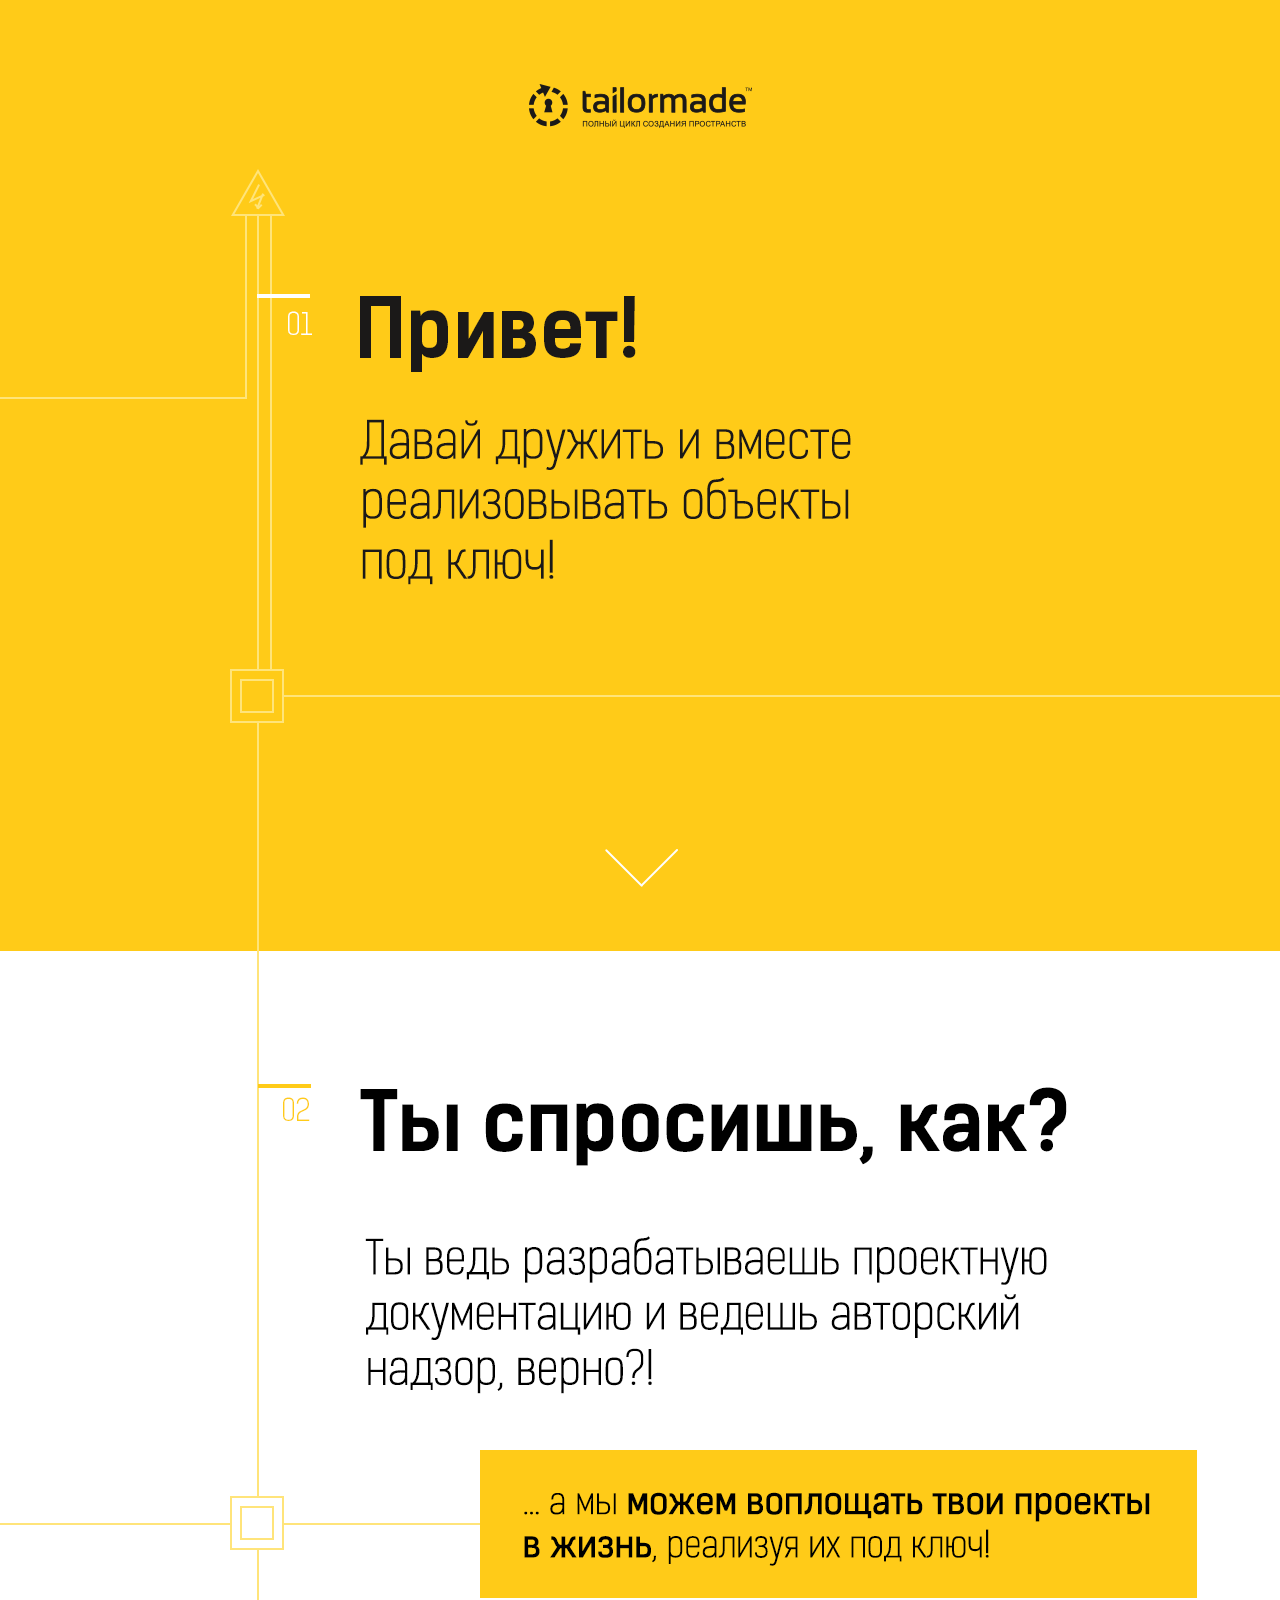
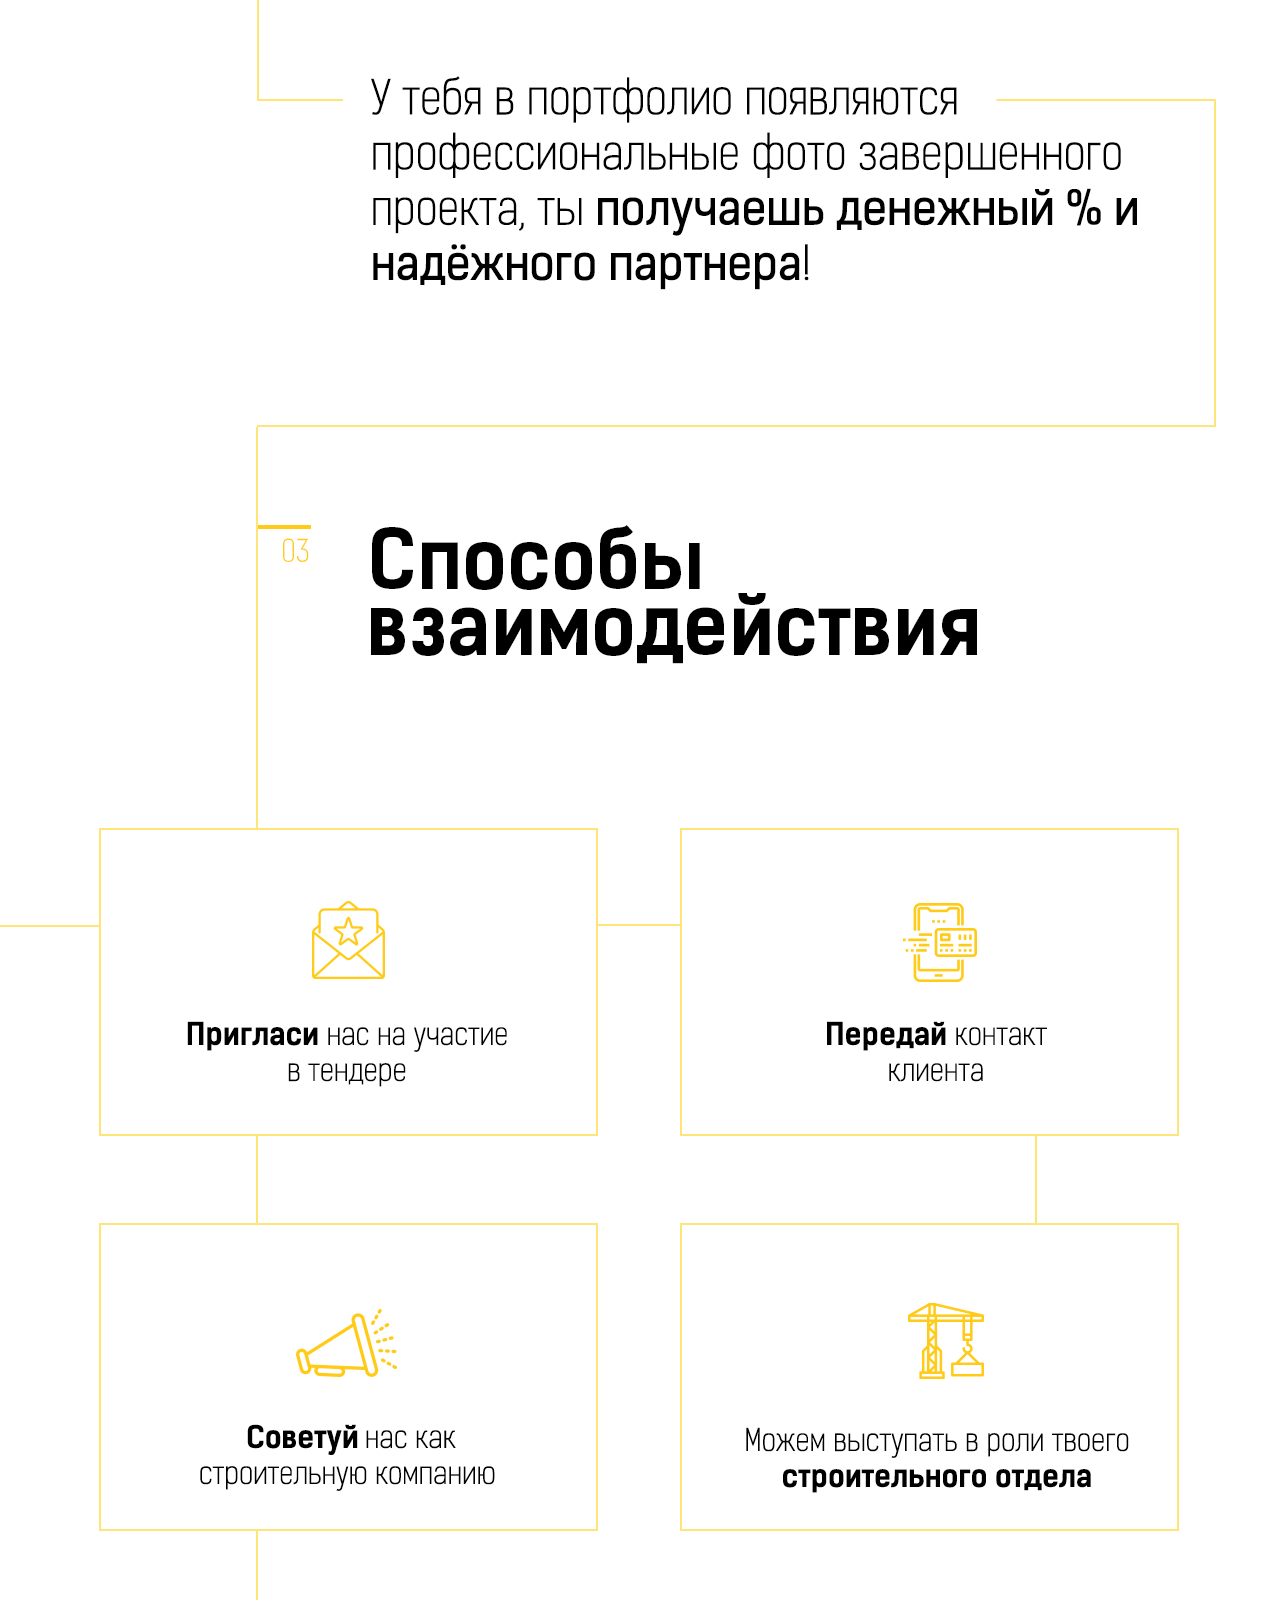
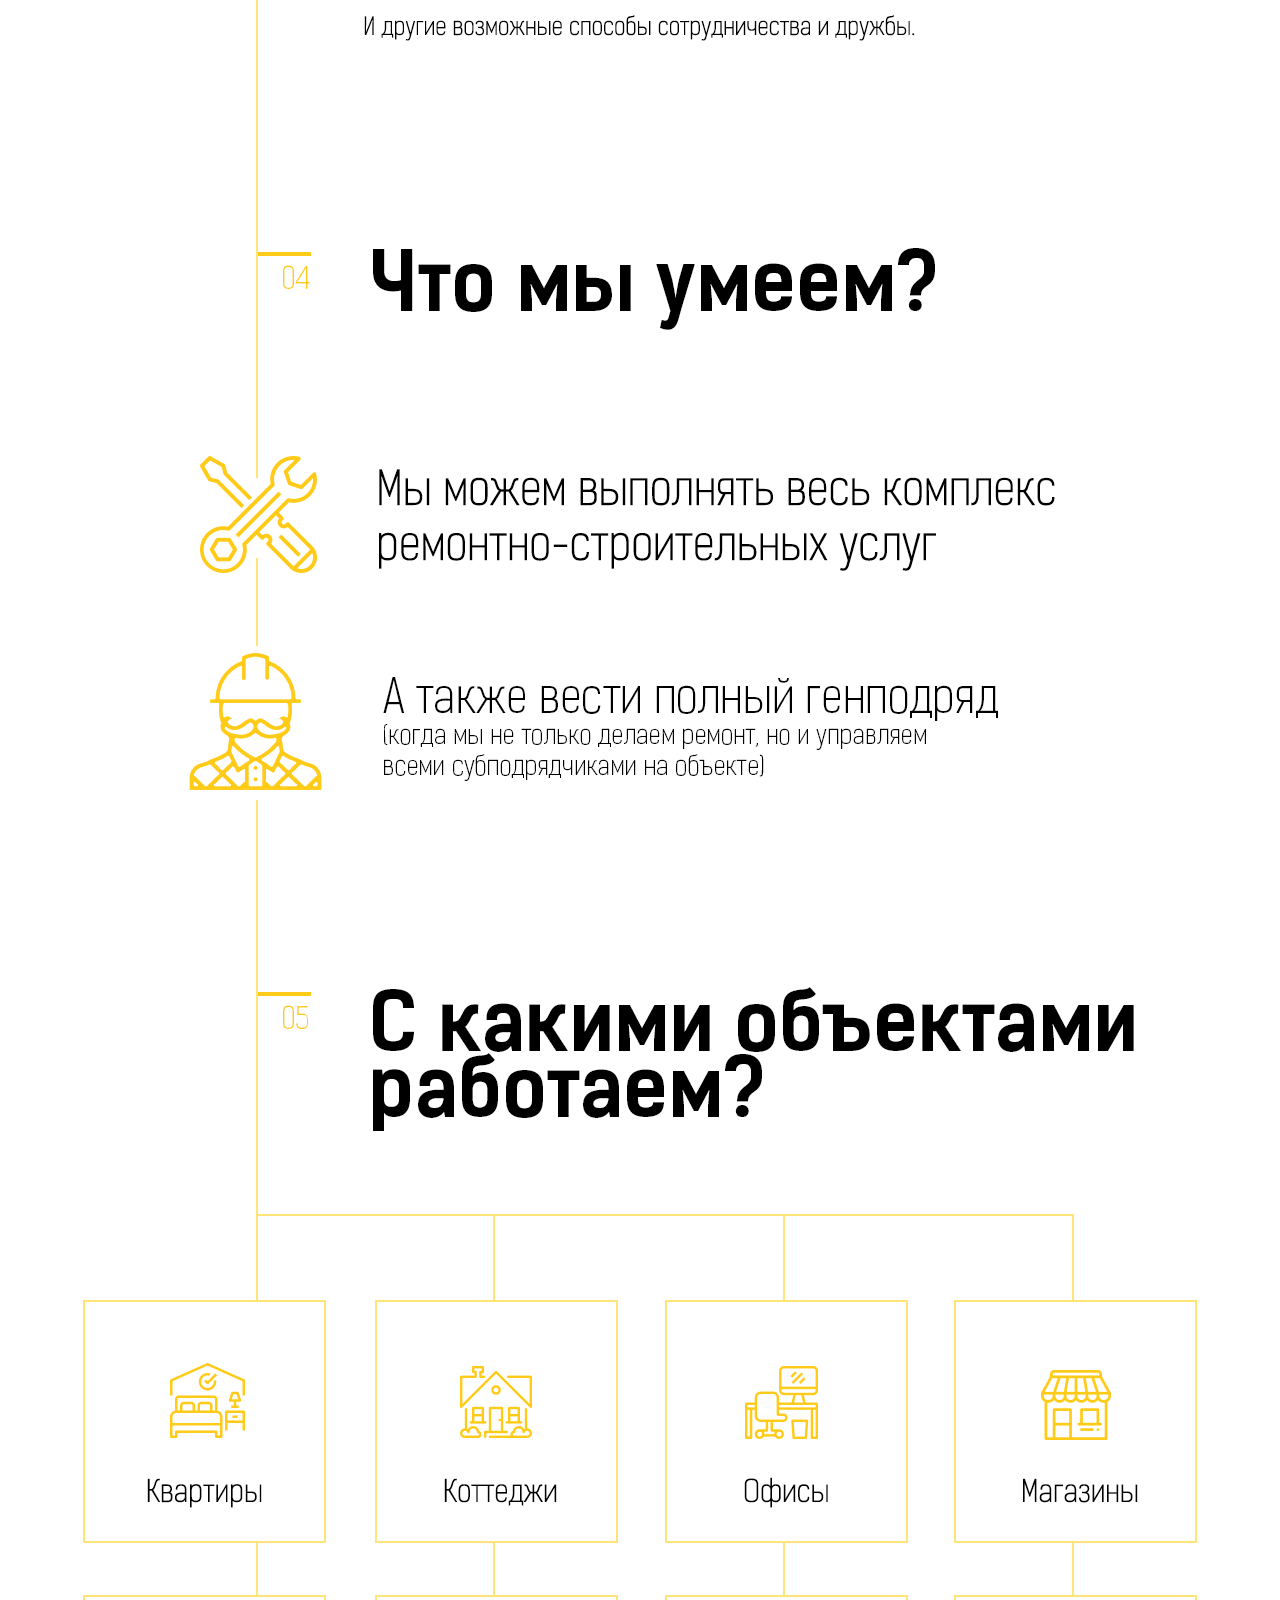
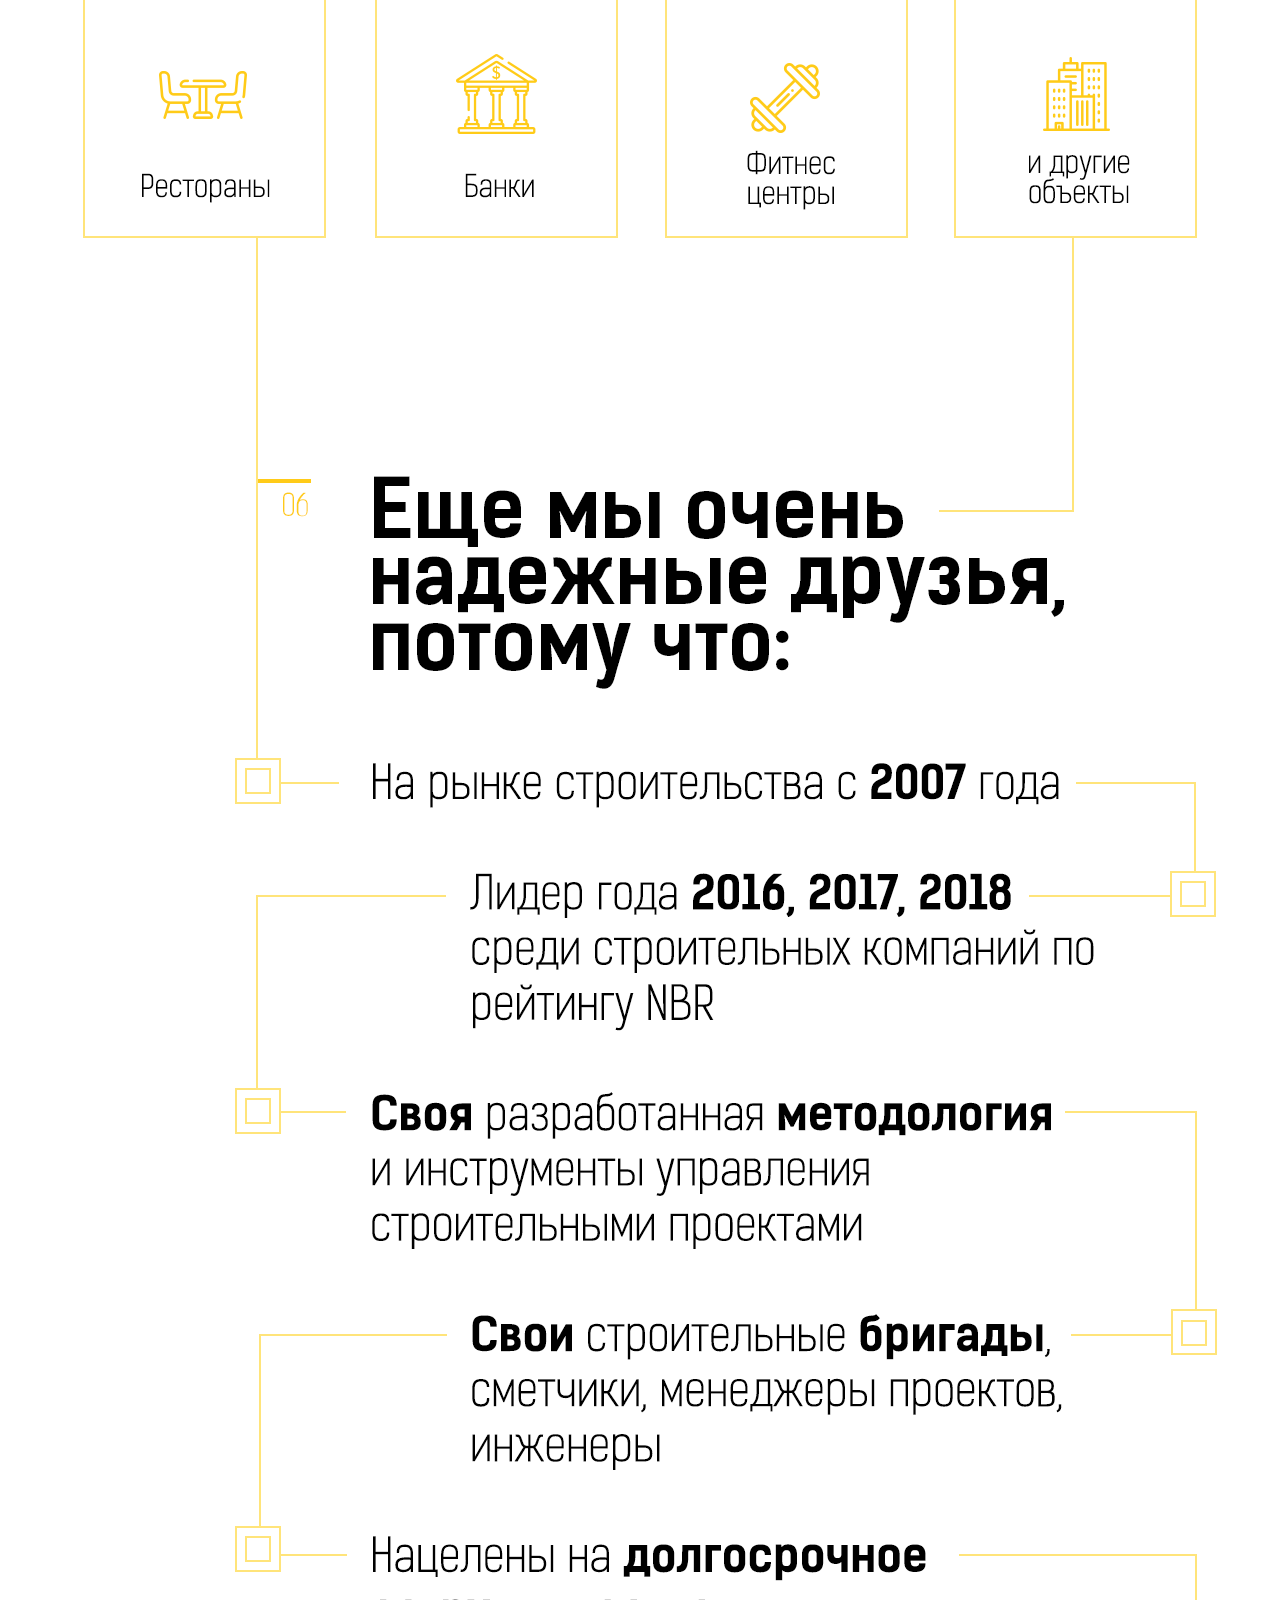
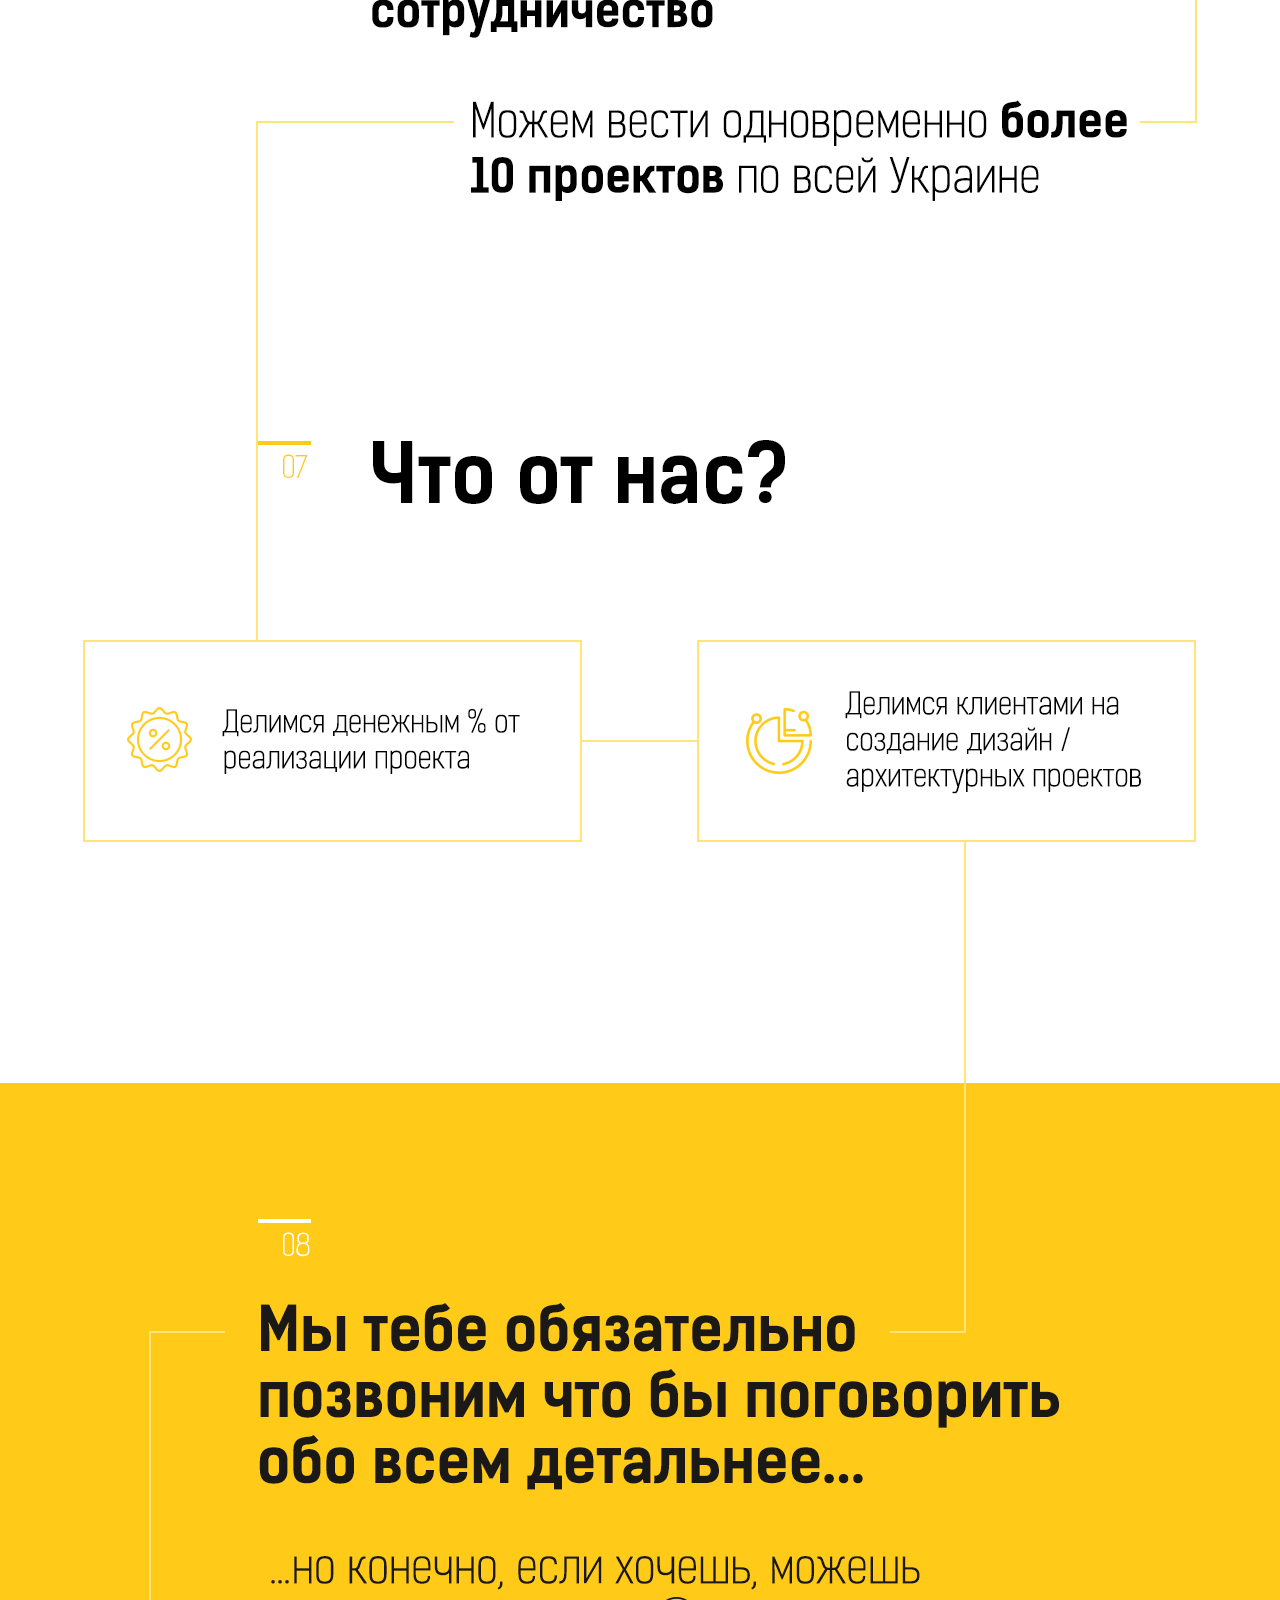
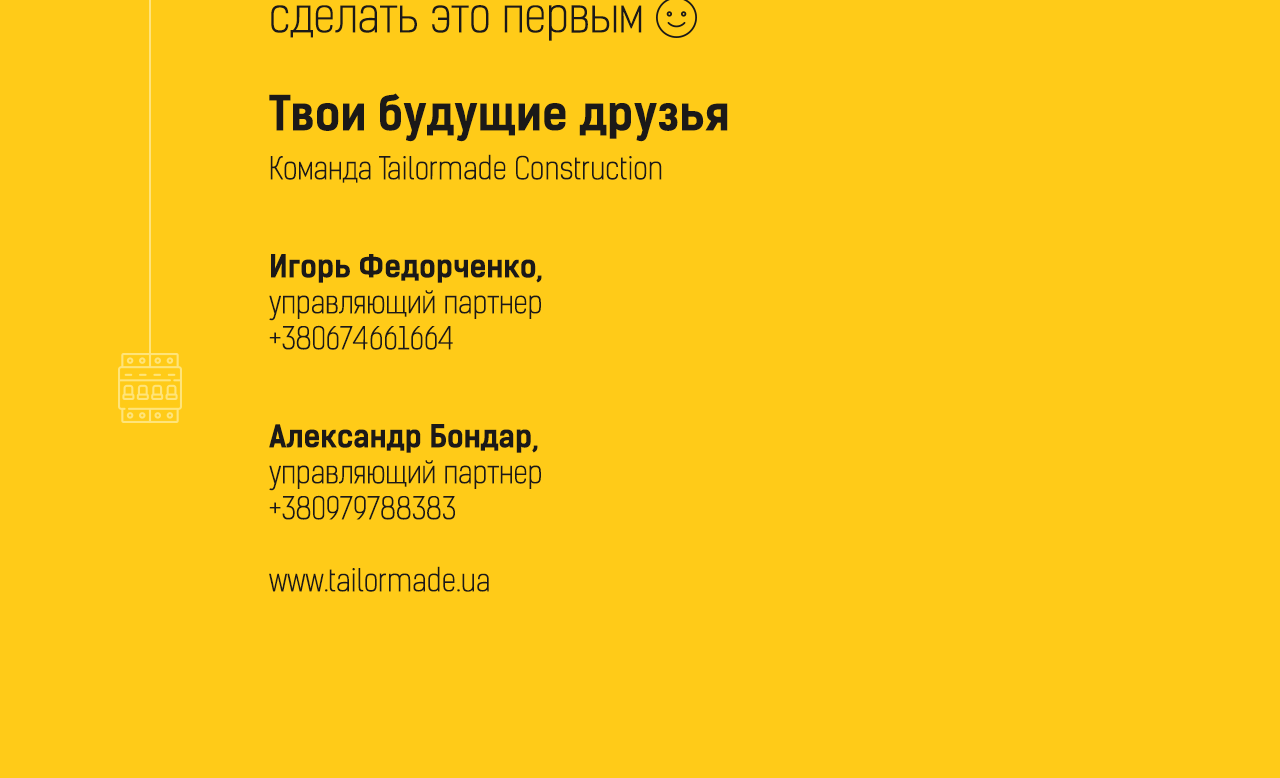
<file: site-img/index.html>
<!DOCTYPE html>
<html lang="ru">
<head>
    <meta http-equiv="Content-Type" content="text/html; charset=utf-8" />
    <meta name="viewport" content="width=device-width, initial-scale=1.0" />
    <title>Tailormade</title>
    <style>
        body{margin:0;padding:0;background:#fff;font-family:'Roboto',sans-serif;font-size:15px;color:#3b3b3b;font-weight:300}html,body{height:100%}@font-face{font-display:block;font-family:'Roboto',sans-serif}div.block-1{background-image:url(images/b_01.png),url(images/b1_bcg_left.png),url(images/b1_bcg_right.png);background-repeat:no-repeat,no-repeat,no-repeat;background-position:center,left,right;height:951px;background-color:#ffcb18}div.block-2{background-image:url(images/b_02.png),url(images/b_02_bcg_left.png);background-repeat:no-repeat,no-repeat;background-position:center,left;height:1139px}div.block-3{background-image:url(images/b_03.png),url(images/b_03_bcg_left.png);background-repeat:no-repeat,no-repeat;background-position:center,left;height:1308px}div.block-4{background-image:url(images/b_04.png);background-repeat:no-repeat;background-position:center;height:712px}div.block-5{background-image:url(images/b_05.png);background-repeat:no-repeat;background-position:center;height:1130px}div.block-6{background-image:url(images/b_06.png);background-repeat:no-repeat;background-position:center;height:1557px}div.block-7{background-image:url(images/b_07.png);background-repeat:no-repeat;background-position:center;height:686px}div.block-8{background-image:url(images/b_08.png);background-repeat:no-repeat;background-position:center;height:1295px;background-color:#ffcb18;position:relative}@media (max-width: 1141px){div.block-1{background-size:1000px,385px,391px;height:594px}div.block-2{background-size:1000px,265px;height:711px}div.block-3{background-size:1000px,238px;height:819px}div.block-4{background-size:1000px;height:445px}div.block-5{background-size:1000px;height:706px}div.block-6{background-size:1000px;height:973px}div.block-7{background-size:1000px;height:429px}div.block-8{background-size:1000px;height:809px}}@media (max-width: 767px){div.block-1{background-image:url(images/b_01_mob.png);background-repeat:no-repeat;background-position:center;height:835px;background-size:auto;background-color:#ffcb18}div.block-2{background-image:url(images/b_02_mob.png);background-repeat:no-repeat;background-position:center;background-size:auto;height:1111px}div.block-3{background-image:url(images/b_03_mob.png);background-repeat:no-repeat;background-position:center;height:1704px;background-size:auto}div.block-4{background-image:url(images/b_04_mob.png);background-repeat:no-repeat;background-position:center;height:580px;background-size:auto}div.block-5{background-image:url(images/b_05_mob.png);background-repeat:no-repeat;background-position:center;height:1360px;background-size:auto}div.block-6{background-image:url(images/b_06_mob.png);background-repeat:no-repeat;background-position:center;height:1218px;background-size:auto}div.block-7{background-image:url(images/b_07_mob.png);background-repeat:no-repeat;background-position:center;height:675px;background-size:auto}div.block-8{background-image:url(images/b_08_mob.png);background-repeat:no-repeat;background-position:center;height:1295px;background-color:#ffcb18;background-size:auto}}@media (max-width: 480px){div.block-1{height:520px;background-size:480px}div.block-2{height:690px;background-size:480px}div.block-3{height:1060px;background-size:480px}div.block-4{height:360px;background-size:480px}div.block-5{height:840px;background-size:480px}div.block-6{height:760px;background-size:480px}div.block-7{height:420px;background-size:480px}div.block-8{height:810px;background-size:480px}}a.tel-link-1{position:absolute;display:block;width:200px;height:40px;left:50%;margin-left:-379px;bottom:416px}a.tel-link-2{position:absolute;display:block;width:200px;height:40px;left:50%;margin-left:-379px;bottom:247px}a.tel-link-3{position:absolute;display:block;width:230px;height:40px;left:50%;margin-left:-379px;bottom:173px}@media (max-width: 1141px){a.tel-link-1{position:absolute;display:block;width:123px;height:30px;left:50%;margin-left:-238px;bottom:255px}a.tel-link-2{position:absolute;display:block;width:123px;height:30px;left:50%;margin-left:-238px;bottom:151px}a.tel-link-3{position:absolute;display:block;width:150px;height:30px;left:50%;margin-left:-239px;bottom:104px}}@media (max-width: 767px){a.tel-link-1{position:absolute;display:block;width:200px;height:40px;left:50%;margin-left:-134px;bottom:495px}a.tel-link-2{position:absolute;display:block;width:200px;height:40px;left:50%;margin-left:-135px;bottom:325px}a.tel-link-3{position:absolute;display:block;width:230px;height:40px;left:50%;margin-left:-135px;bottom:250px}}@media (max-width: 480px){a.tel-link-1{position:absolute;display:block;width:123px;height:30px;left:50%;margin-left:-86px;bottom:305px}a.tel-link-2{position:absolute;display:block;width:123px;height:30px;left:50%;margin-left:-85px;bottom:200px}a.tel-link-3{position:absolute;display:block;width:150px;height:30px;left:50%;margin-left:-85px;bottom:154px}}
    </style>
    <link rel="shortcut icon" href="favicon.ico">
</head>

<body>
<div class="block-1"></div>
<div class="block-2"></div>
<div class="block-3"></div>
<div class="block-4"></div>
<div class="block-5"></div>
<div class="block-6"></div>
<div class="block-7"></div>
<div class="block-8">
    <a href="tel:+380674661664" class="tel-link-1"></a>
    <a href="tel:+380979788383" class="tel-link-2"></a>
    <a href="https://tailormade.ua/" target="_blank" class="tel-link-3"></a>
</div>
</body>
</html>
</file>
